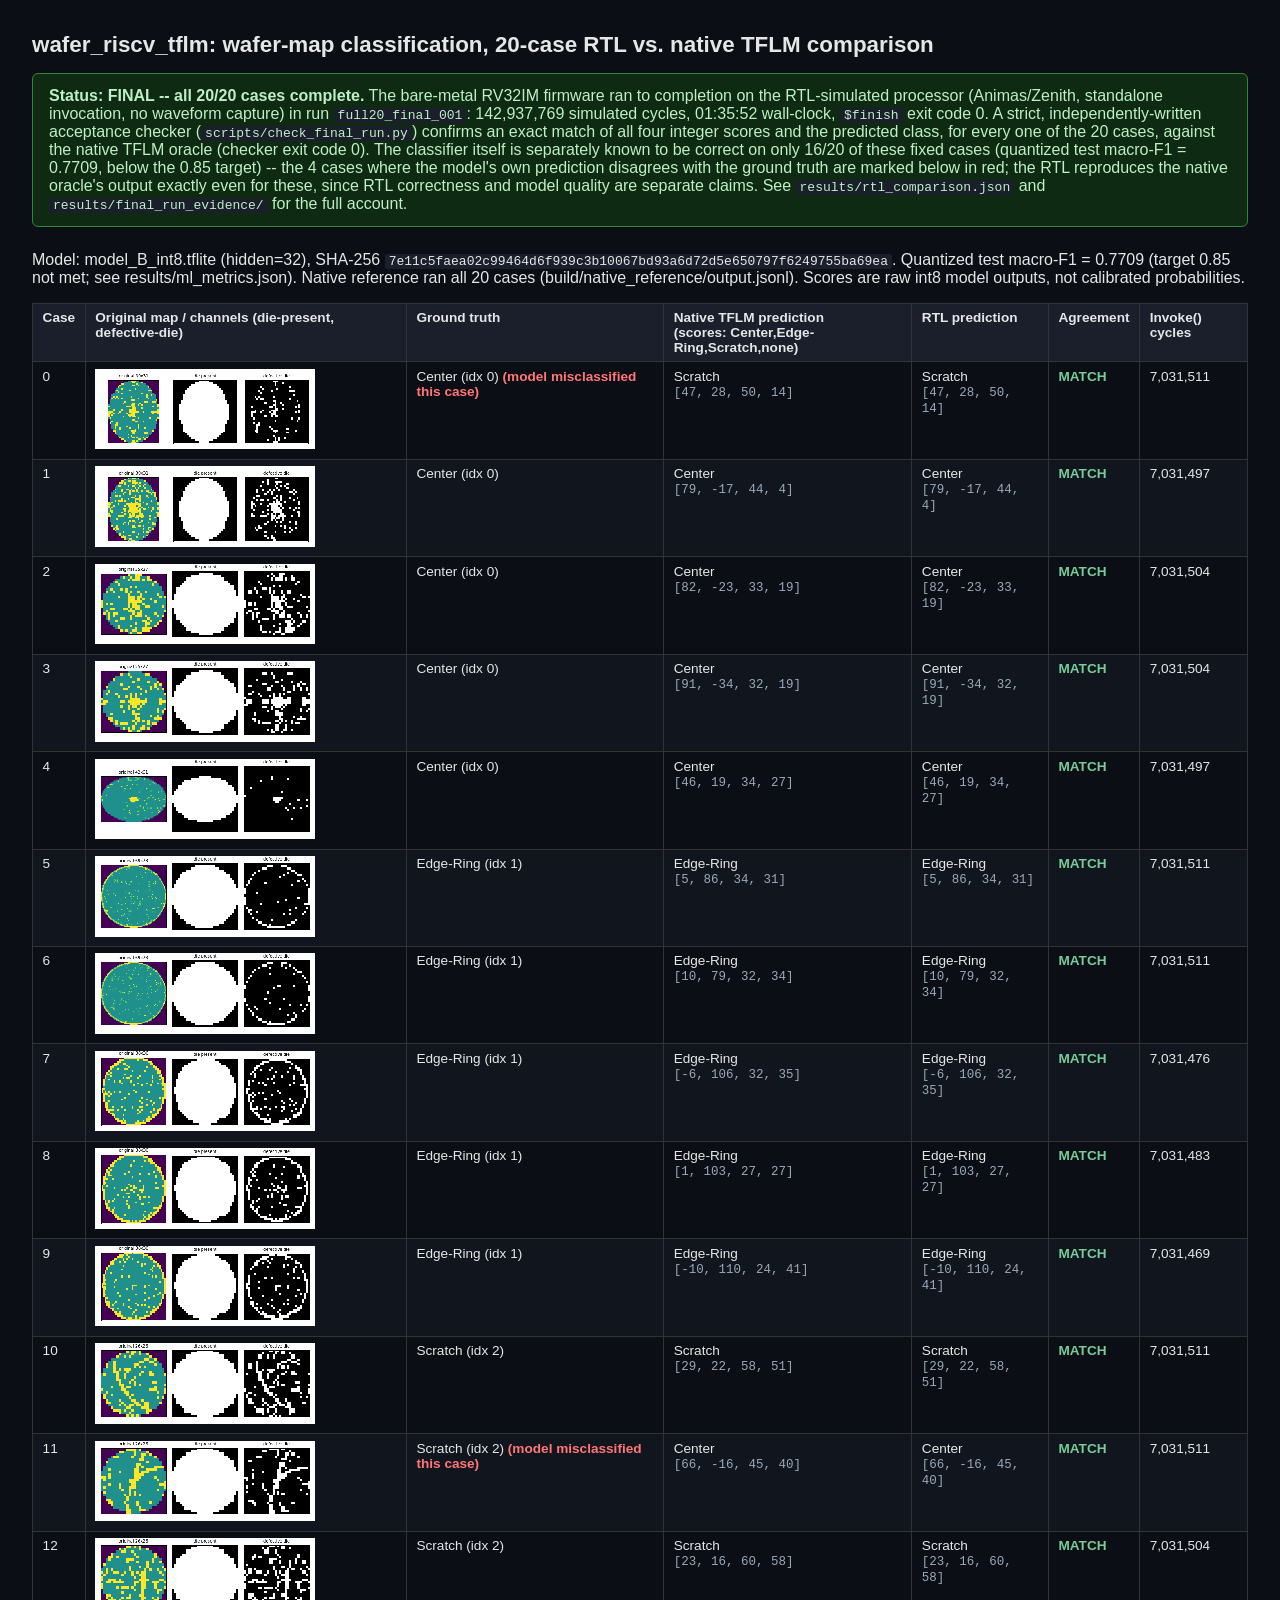
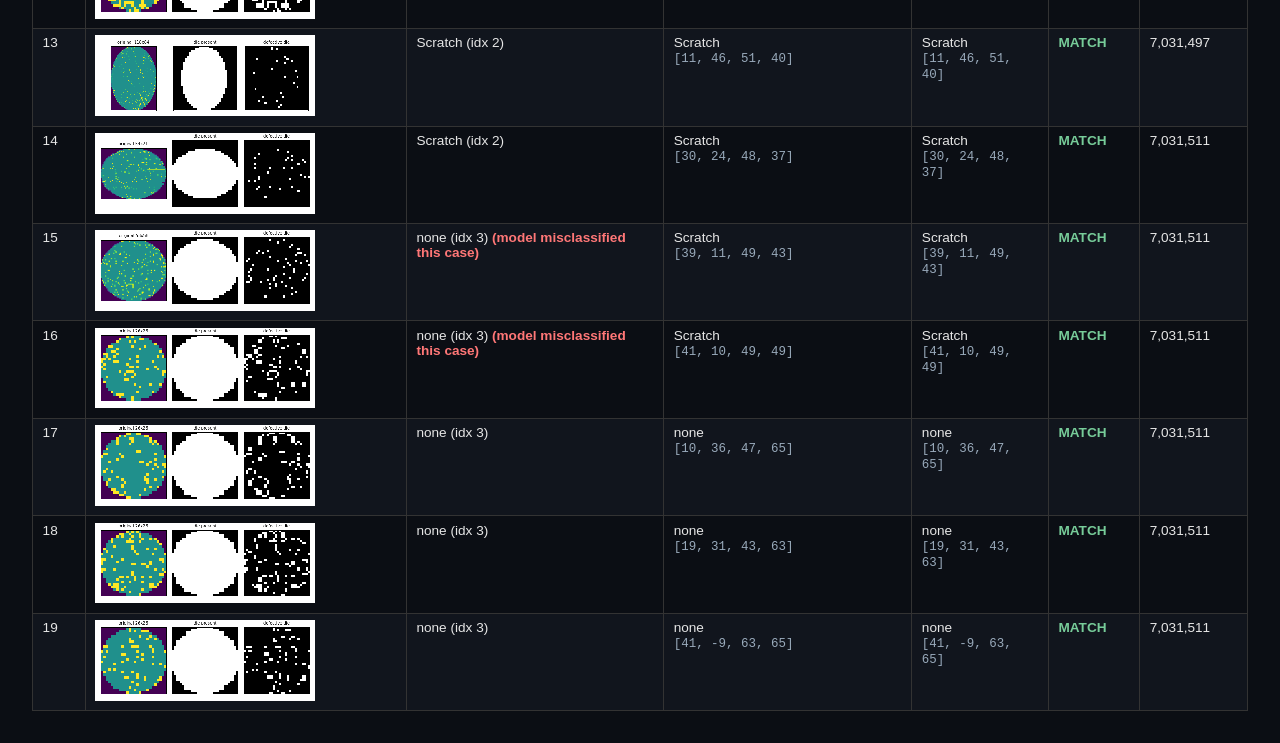
<file: results/demo.html>
<!doctype html>
<html lang="en">
<head>
<meta charset="utf-8">
<title>wafer_riscv_tflm -- 20-case RTL vs. native TFLM demonstration</title>
<style>
  body { font-family: -apple-system, Segoe UI, Arial, sans-serif; margin: 2rem; background:#0b0e14; color:#e6e6e6; }
  h1 { font-size: 1.4rem; }
  .banner { background:#3a2a0a; border:1px solid #a86a00; color:#ffd27a; padding:0.8rem 1rem; border-radius:6px; margin-bottom:1.5rem; }
  table { border-collapse: collapse; width: 100%; font-size: 0.85rem; }
  th, td { border: 1px solid #333; padding: 0.4rem 0.6rem; text-align: left; vertical-align: top; }
  th { background: #1a1f2b; position: sticky; top: 0; }
  tr:nth-child(even) { background: #11151d; }
  img { width: 220px; image-rendering: pixelated; }
  .scores { color: #9ab; font-family: monospace; font-size: 0.78rem; }
  .incomplete { color: #d98; font-style: italic; }
  .match { color: #7c9; font-weight: 600; }
  .gt-wrong { color: #f77; font-weight: 600; }
  .summary { margin-bottom: 1rem; }
  code { background:#1a1f2b; padding:0 4px; border-radius:3px; }
</style>
</head>
<body>
<h1>wafer_riscv_tflm: wafer-map classification, 20-case RTL vs. native TFLM comparison</h1>

<div class="banner" style="background:#0f2a12; border-color:#2a8a3a; color:#bdf0c4;">
  <strong>Status: FINAL -- all 20/20 cases complete.</strong>
  The bare-metal RV32IM firmware ran to completion on the RTL-simulated processor
  (Animas/Zenith, standalone invocation, no waveform capture) in run
  <code>full20_final_001</code>: 142,937,769 simulated cycles, 01:35:52 wall-clock,
  <code>$finish</code> exit code 0. A strict, independently-written acceptance
  checker (<code>scripts/check_final_run.py</code>) confirms an exact match of all
  four integer scores and the predicted class, for every one of the 20 cases,
  against the native TFLM oracle (checker exit code 0). The classifier itself is
  separately known to be correct on only 16/20 of these fixed cases (quantized
  test macro-F1 = 0.7709, below the 0.85 target) -- the 4 cases where the model's
  own prediction disagrees with the ground truth are marked below in red; the RTL
  reproduces the native oracle's output exactly even for these, since RTL
  correctness and model quality are separate claims. See
  <code>results/rtl_comparison.json</code> and
  <code>results/final_run_evidence/</code> for the full account.
</div>

<div class="summary">
  Model: model_B_int8.tflite (hidden=32), SHA-256
  <code>7e11c5faea02c99464d6f939c3b10067bd93a6d72d5e650797f6249755ba69ea</code>.
  Quantized test macro-F1 = 0.7709 (target 0.85 not met; see results/ml_metrics.json).
  Native reference ran all 20 cases (build/native_reference/output.jsonl).
  Scores are raw int8 model outputs, not calibrated probabilities.
</div>

<table>
<thead>
<tr><th>Case</th><th>Original map / channels (die-present, defective-die)</th>
<th>Ground truth</th><th>Native TFLM prediction<br>(scores: Center,Edge-Ring,Scratch,none)</th>
<th>RTL prediction</th><th>Agreement</th><th>Invoke() cycles</th></tr>
</thead>
<tbody>

    <tr>
      <td>0</td>
      <td><img src="[data-uri]" alt="case 0"></td>
      <td>Center (idx 0) <span class="gt-wrong">(model misclassified this case)</span></td>
      <td>Scratch<br><span class="scores">[47, 28, 50, 14]</span></td>
      <td>Scratch<br><span class="scores">[47, 28, 50, 14]</span></td>
      <td class="match">MATCH</td>
      <td>7,031,511</td>
    </tr>
    <tr>
      <td>1</td>
      <td><img src="[data-uri]" alt="case 1"></td>
      <td>Center (idx 0)</td>
      <td>Center<br><span class="scores">[79, -17, 44, 4]</span></td>
      <td>Center<br><span class="scores">[79, -17, 44, 4]</span></td>
      <td class="match">MATCH</td>
      <td>7,031,497</td>
    </tr>
    <tr>
      <td>2</td>
      <td><img src="[data-uri]" alt="case 2"></td>
      <td>Center (idx 0)</td>
      <td>Center<br><span class="scores">[82, -23, 33, 19]</span></td>
      <td>Center<br><span class="scores">[82, -23, 33, 19]</span></td>
      <td class="match">MATCH</td>
      <td>7,031,504</td>
    </tr>
    <tr>
      <td>3</td>
      <td><img src="[data-uri]" alt="case 3"></td>
      <td>Center (idx 0)</td>
      <td>Center<br><span class="scores">[91, -34, 32, 19]</span></td>
      <td>Center<br><span class="scores">[91, -34, 32, 19]</span></td>
      <td class="match">MATCH</td>
      <td>7,031,504</td>
    </tr>
    <tr>
      <td>4</td>
      <td><img src="[data-uri]" alt="case 4"></td>
      <td>Center (idx 0)</td>
      <td>Center<br><span class="scores">[46, 19, 34, 27]</span></td>
      <td>Center<br><span class="scores">[46, 19, 34, 27]</span></td>
      <td class="match">MATCH</td>
      <td>7,031,497</td>
    </tr>
    <tr>
      <td>5</td>
      <td><img src="[data-uri]" alt="case 5"></td>
      <td>Edge-Ring (idx 1)</td>
      <td>Edge-Ring<br><span class="scores">[5, 86, 34, 31]</span></td>
      <td>Edge-Ring<br><span class="scores">[5, 86, 34, 31]</span></td>
      <td class="match">MATCH</td>
      <td>7,031,511</td>
    </tr>
    <tr>
      <td>6</td>
      <td><img src="[data-uri]" alt="case 6"></td>
      <td>Edge-Ring (idx 1)</td>
      <td>Edge-Ring<br><span class="scores">[10, 79, 32, 34]</span></td>
      <td>Edge-Ring<br><span class="scores">[10, 79, 32, 34]</span></td>
      <td class="match">MATCH</td>
      <td>7,031,511</td>
    </tr>
    <tr>
      <td>7</td>
      <td><img src="[data-uri]" alt="case 7"></td>
      <td>Edge-Ring (idx 1)</td>
      <td>Edge-Ring<br><span class="scores">[-6, 106, 32, 35]</span></td>
      <td>Edge-Ring<br><span class="scores">[-6, 106, 32, 35]</span></td>
      <td class="match">MATCH</td>
      <td>7,031,476</td>
    </tr>
    <tr>
      <td>8</td>
      <td><img src="[data-uri]" alt="case 8"></td>
      <td>Edge-Ring (idx 1)</td>
      <td>Edge-Ring<br><span class="scores">[1, 103, 27, 27]</span></td>
      <td>Edge-Ring<br><span class="scores">[1, 103, 27, 27]</span></td>
      <td class="match">MATCH</td>
      <td>7,031,483</td>
    </tr>
    <tr>
      <td>9</td>
      <td><img src="[data-uri]" alt="case 9"></td>
      <td>Edge-Ring (idx 1)</td>
      <td>Edge-Ring<br><span class="scores">[-10, 110, 24, 41]</span></td>
      <td>Edge-Ring<br><span class="scores">[-10, 110, 24, 41]</span></td>
      <td class="match">MATCH</td>
      <td>7,031,469</td>
    </tr>
    <tr>
      <td>10</td>
      <td><img src="[data-uri]" alt="case 10"></td>
      <td>Scratch (idx 2)</td>
      <td>Scratch<br><span class="scores">[29, 22, 58, 51]</span></td>
      <td>Scratch<br><span class="scores">[29, 22, 58, 51]</span></td>
      <td class="match">MATCH</td>
      <td>7,031,511</td>
    </tr>
    <tr>
      <td>11</td>
      <td><img src="[data-uri]" alt="case 11"></td>
      <td>Scratch (idx 2) <span class="gt-wrong">(model misclassified this case)</span></td>
      <td>Center<br><span class="scores">[66, -16, 45, 40]</span></td>
      <td>Center<br><span class="scores">[66, -16, 45, 40]</span></td>
      <td class="match">MATCH</td>
      <td>7,031,511</td>
    </tr>
    <tr>
      <td>12</td>
      <td><img src="[data-uri]" alt="case 12"></td>
      <td>Scratch (idx 2)</td>
      <td>Scratch<br><span class="scores">[23, 16, 60, 58]</span></td>
      <td>Scratch<br><span class="scores">[23, 16, 60, 58]</span></td>
      <td class="match">MATCH</td>
      <td>7,031,504</td>
    </tr>
    <tr>
      <td>13</td>
      <td><img src="[data-uri]" alt="case 13"></td>
      <td>Scratch (idx 2)</td>
      <td>Scratch<br><span class="scores">[11, 46, 51, 40]</span></td>
      <td>Scratch<br><span class="scores">[11, 46, 51, 40]</span></td>
      <td class="match">MATCH</td>
      <td>7,031,497</td>
    </tr>
    <tr>
      <td>14</td>
      <td><img src="[data-uri]" alt="case 14"></td>
      <td>Scratch (idx 2)</td>
      <td>Scratch<br><span class="scores">[30, 24, 48, 37]</span></td>
      <td>Scratch<br><span class="scores">[30, 24, 48, 37]</span></td>
      <td class="match">MATCH</td>
      <td>7,031,511</td>
    </tr>
    <tr>
      <td>15</td>
      <td><img src="[data-uri]" alt="case 15"></td>
      <td>none (idx 3) <span class="gt-wrong">(model misclassified this case)</span></td>
      <td>Scratch<br><span class="scores">[39, 11, 49, 43]</span></td>
      <td>Scratch<br><span class="scores">[39, 11, 49, 43]</span></td>
      <td class="match">MATCH</td>
      <td>7,031,511</td>
    </tr>
    <tr>
      <td>16</td>
      <td><img src="[data-uri]" alt="case 16"></td>
      <td>none (idx 3) <span class="gt-wrong">(model misclassified this case)</span></td>
      <td>Scratch<br><span class="scores">[41, 10, 49, 49]</span></td>
      <td>Scratch<br><span class="scores">[41, 10, 49, 49]</span></td>
      <td class="match">MATCH</td>
      <td>7,031,511</td>
    </tr>
    <tr>
      <td>17</td>
      <td><img src="[data-uri]" alt="case 17"></td>
      <td>none (idx 3)</td>
      <td>none<br><span class="scores">[10, 36, 47, 65]</span></td>
      <td>none<br><span class="scores">[10, 36, 47, 65]</span></td>
      <td class="match">MATCH</td>
      <td>7,031,511</td>
    </tr>
    <tr>
      <td>18</td>
      <td><img src="[data-uri]" alt="case 18"></td>
      <td>none (idx 3)</td>
      <td>none<br><span class="scores">[19, 31, 43, 63]</span></td>
      <td>none<br><span class="scores">[19, 31, 43, 63]</span></td>
      <td class="match">MATCH</td>
      <td>7,031,511</td>
    </tr>
    <tr>
      <td>19</td>
      <td><img src="[data-uri]" alt="case 19"></td>
      <td>none (idx 3)</td>
      <td>none<br><span class="scores">[41, -9, 63, 65]</span></td>
      <td>none<br><span class="scores">[41, -9, 63, 65]</span></td>
      <td class="match">MATCH</td>
      <td>7,031,511</td>
    </tr>
</tbody>
</table>

</body>
</html>
</file>
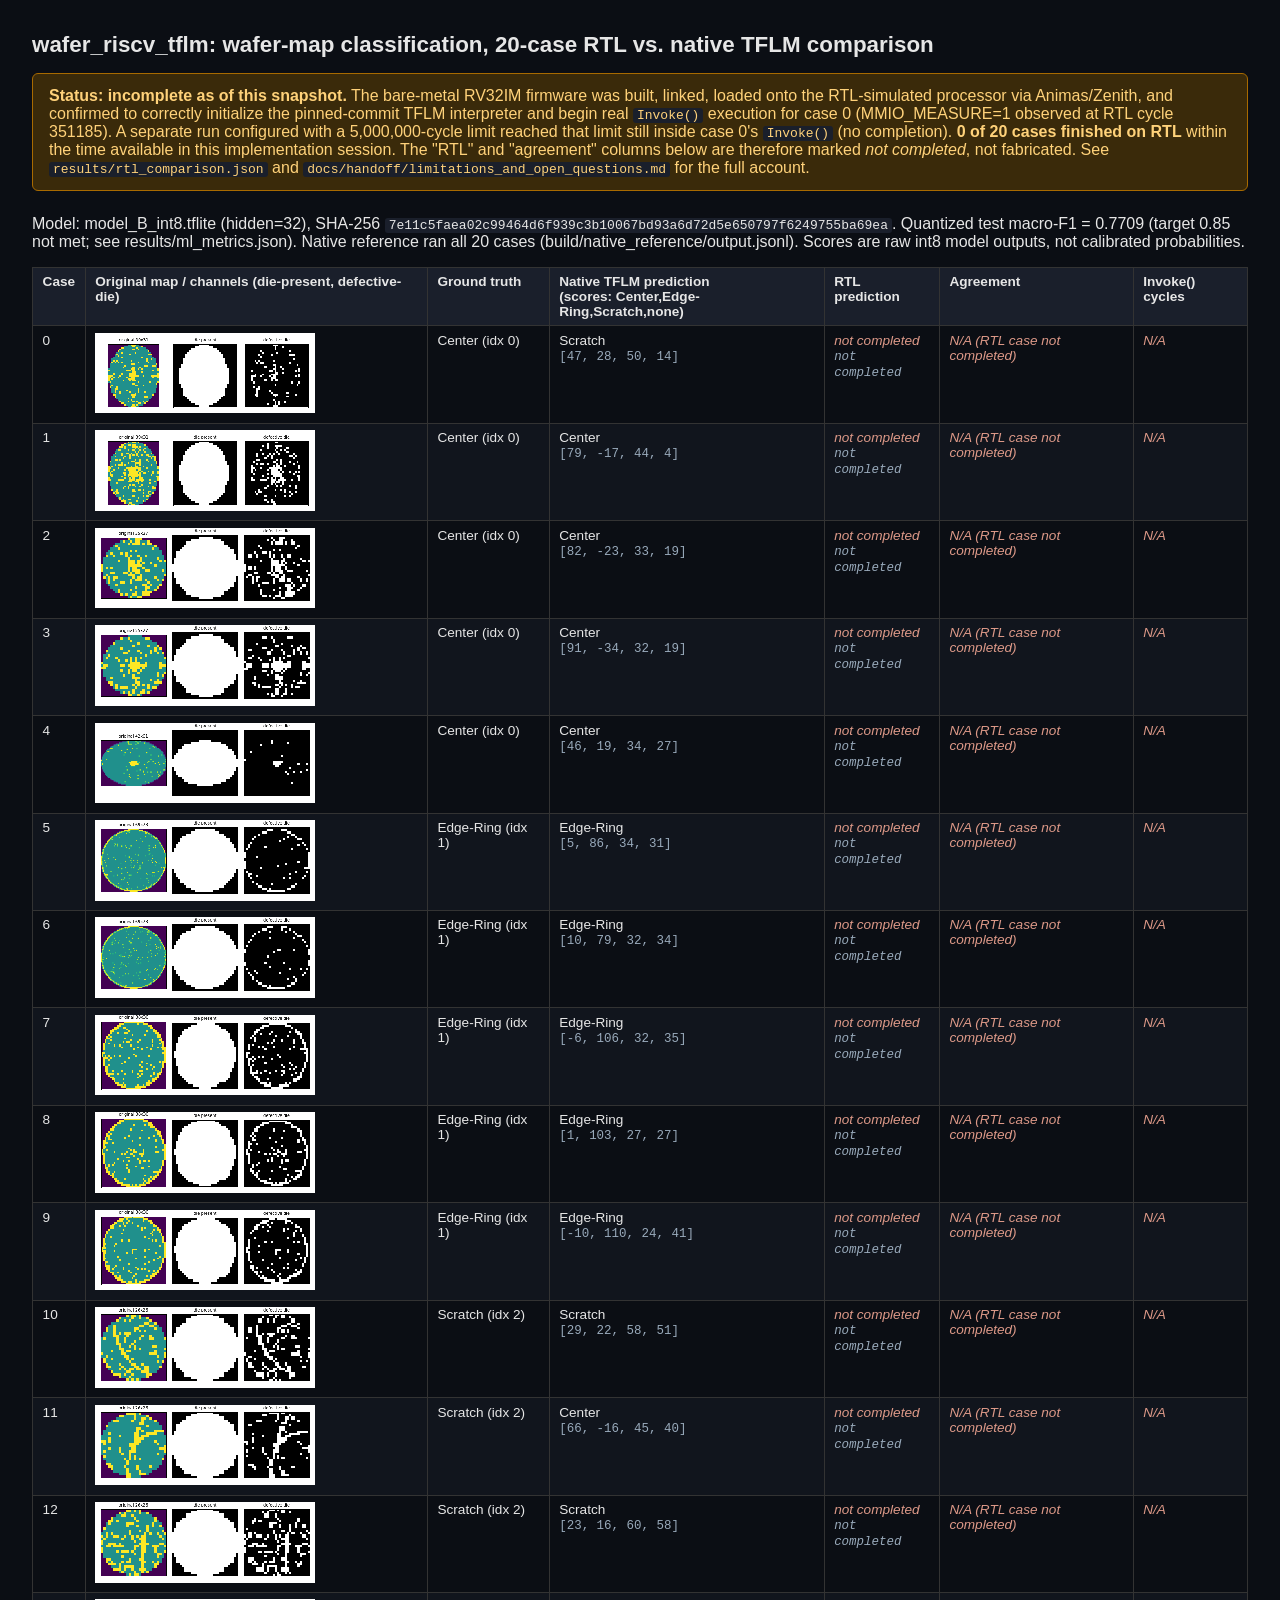
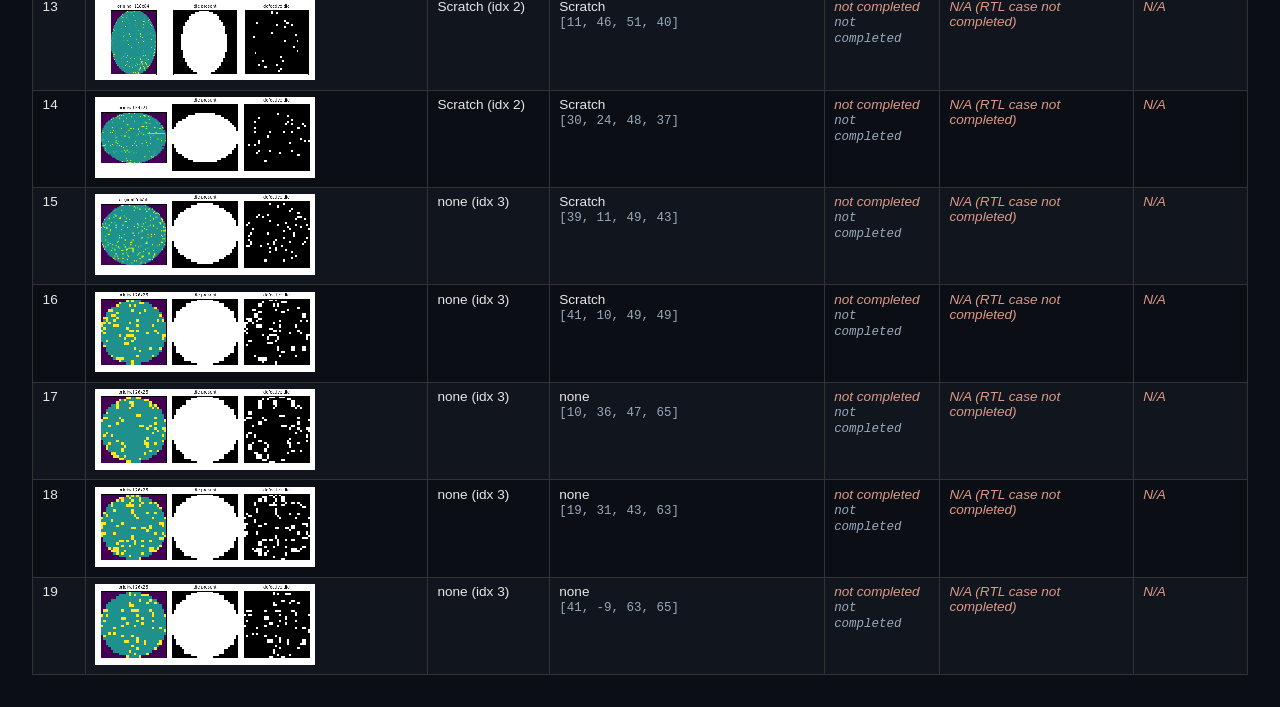
<file: docs/baseline_snapshots/20261107T235657Z_pre_continuation/results/demo.html>
<!doctype html>
<html lang="en">
<head>
<meta charset="utf-8">
<title>wafer_riscv_tflm -- 20-case RTL vs. native TFLM demonstration</title>
<style>
  body { font-family: -apple-system, Segoe UI, Arial, sans-serif; margin: 2rem; background:#0b0e14; color:#e6e6e6; }
  h1 { font-size: 1.4rem; }
  .banner { background:#3a2a0a; border:1px solid #a86a00; color:#ffd27a; padding:0.8rem 1rem; border-radius:6px; margin-bottom:1.5rem; }
  table { border-collapse: collapse; width: 100%; font-size: 0.85rem; }
  th, td { border: 1px solid #333; padding: 0.4rem 0.6rem; text-align: left; vertical-align: top; }
  th { background: #1a1f2b; position: sticky; top: 0; }
  tr:nth-child(even) { background: #11151d; }
  img { width: 220px; image-rendering: pixelated; }
  .scores { color: #9ab; font-family: monospace; font-size: 0.78rem; }
  .incomplete { color: #d98; font-style: italic; }
  .summary { margin-bottom: 1rem; }
  code { background:#1a1f2b; padding:0 4px; border-radius:3px; }
</style>
</head>
<body>
<h1>wafer_riscv_tflm: wafer-map classification, 20-case RTL vs. native TFLM comparison</h1>

<div class="banner">
  <strong>Status: incomplete as of this snapshot.</strong>
  The bare-metal RV32IM firmware was built, linked, loaded onto the RTL-simulated
  processor via Animas/Zenith, and confirmed to correctly initialize the pinned-commit
  TFLM interpreter and begin real <code>Invoke()</code> execution for case 0
  (MMIO_MEASURE=1 observed at RTL cycle 351185). A separate run configured with a
  5,000,000-cycle limit reached that limit still inside case 0's <code>Invoke()</code>
  (no completion). <strong>0 of 20 cases finished on RTL</strong> within the time
  available in this implementation session. The "RTL" and "agreement" columns below
  are therefore marked <em>not completed</em>, not fabricated. See
  <code>results/rtl_comparison.json</code> and
  <code>docs/handoff/limitations_and_open_questions.md</code> for the full account.
</div>

<div class="summary">
  Model: model_B_int8.tflite (hidden=32), SHA-256
  <code>7e11c5faea02c99464d6f939c3b10067bd93a6d72d5e650797f6249755ba69ea</code>.
  Quantized test macro-F1 = 0.7709 (target 0.85 not met; see results/ml_metrics.json).
  Native reference ran all 20 cases (build/native_reference/output.jsonl).
  Scores are raw int8 model outputs, not calibrated probabilities.
</div>

<table>
<thead>
<tr><th>Case</th><th>Original map / channels (die-present, defective-die)</th>
<th>Ground truth</th><th>Native TFLM prediction<br>(scores: Center,Edge-Ring,Scratch,none)</th>
<th>RTL prediction</th><th>Agreement</th><th>Invoke() cycles</th></tr>
</thead>
<tbody>

    <tr>
      <td>0</td>
      <td><img src="[data-uri]" alt="case 0"></td>
      <td>Center (idx 0)</td>
      <td>Scratch<br><span class="scores">[47, 28, 50, 14]</span></td>
      <td class="incomplete">not completed<br><span class="scores">not completed</span></td>
      <td class="incomplete">N/A (RTL case not completed)</td>
      <td class="incomplete">N/A</td>
    </tr>
    <tr>
      <td>1</td>
      <td><img src="[data-uri]" alt="case 1"></td>
      <td>Center (idx 0)</td>
      <td>Center<br><span class="scores">[79, -17, 44, 4]</span></td>
      <td class="incomplete">not completed<br><span class="scores">not completed</span></td>
      <td class="incomplete">N/A (RTL case not completed)</td>
      <td class="incomplete">N/A</td>
    </tr>
    <tr>
      <td>2</td>
      <td><img src="[data-uri]" alt="case 2"></td>
      <td>Center (idx 0)</td>
      <td>Center<br><span class="scores">[82, -23, 33, 19]</span></td>
      <td class="incomplete">not completed<br><span class="scores">not completed</span></td>
      <td class="incomplete">N/A (RTL case not completed)</td>
      <td class="incomplete">N/A</td>
    </tr>
    <tr>
      <td>3</td>
      <td><img src="[data-uri]" alt="case 3"></td>
      <td>Center (idx 0)</td>
      <td>Center<br><span class="scores">[91, -34, 32, 19]</span></td>
      <td class="incomplete">not completed<br><span class="scores">not completed</span></td>
      <td class="incomplete">N/A (RTL case not completed)</td>
      <td class="incomplete">N/A</td>
    </tr>
    <tr>
      <td>4</td>
      <td><img src="[data-uri]" alt="case 4"></td>
      <td>Center (idx 0)</td>
      <td>Center<br><span class="scores">[46, 19, 34, 27]</span></td>
      <td class="incomplete">not completed<br><span class="scores">not completed</span></td>
      <td class="incomplete">N/A (RTL case not completed)</td>
      <td class="incomplete">N/A</td>
    </tr>
    <tr>
      <td>5</td>
      <td><img src="[data-uri]" alt="case 5"></td>
      <td>Edge-Ring (idx 1)</td>
      <td>Edge-Ring<br><span class="scores">[5, 86, 34, 31]</span></td>
      <td class="incomplete">not completed<br><span class="scores">not completed</span></td>
      <td class="incomplete">N/A (RTL case not completed)</td>
      <td class="incomplete">N/A</td>
    </tr>
    <tr>
      <td>6</td>
      <td><img src="[data-uri]" alt="case 6"></td>
      <td>Edge-Ring (idx 1)</td>
      <td>Edge-Ring<br><span class="scores">[10, 79, 32, 34]</span></td>
      <td class="incomplete">not completed<br><span class="scores">not completed</span></td>
      <td class="incomplete">N/A (RTL case not completed)</td>
      <td class="incomplete">N/A</td>
    </tr>
    <tr>
      <td>7</td>
      <td><img src="[data-uri]" alt="case 7"></td>
      <td>Edge-Ring (idx 1)</td>
      <td>Edge-Ring<br><span class="scores">[-6, 106, 32, 35]</span></td>
      <td class="incomplete">not completed<br><span class="scores">not completed</span></td>
      <td class="incomplete">N/A (RTL case not completed)</td>
      <td class="incomplete">N/A</td>
    </tr>
    <tr>
      <td>8</td>
      <td><img src="[data-uri]" alt="case 8"></td>
      <td>Edge-Ring (idx 1)</td>
      <td>Edge-Ring<br><span class="scores">[1, 103, 27, 27]</span></td>
      <td class="incomplete">not completed<br><span class="scores">not completed</span></td>
      <td class="incomplete">N/A (RTL case not completed)</td>
      <td class="incomplete">N/A</td>
    </tr>
    <tr>
      <td>9</td>
      <td><img src="[data-uri]" alt="case 9"></td>
      <td>Edge-Ring (idx 1)</td>
      <td>Edge-Ring<br><span class="scores">[-10, 110, 24, 41]</span></td>
      <td class="incomplete">not completed<br><span class="scores">not completed</span></td>
      <td class="incomplete">N/A (RTL case not completed)</td>
      <td class="incomplete">N/A</td>
    </tr>
    <tr>
      <td>10</td>
      <td><img src="[data-uri]" alt="case 10"></td>
      <td>Scratch (idx 2)</td>
      <td>Scratch<br><span class="scores">[29, 22, 58, 51]</span></td>
      <td class="incomplete">not completed<br><span class="scores">not completed</span></td>
      <td class="incomplete">N/A (RTL case not completed)</td>
      <td class="incomplete">N/A</td>
    </tr>
    <tr>
      <td>11</td>
      <td><img src="[data-uri]" alt="case 11"></td>
      <td>Scratch (idx 2)</td>
      <td>Center<br><span class="scores">[66, -16, 45, 40]</span></td>
      <td class="incomplete">not completed<br><span class="scores">not completed</span></td>
      <td class="incomplete">N/A (RTL case not completed)</td>
      <td class="incomplete">N/A</td>
    </tr>
    <tr>
      <td>12</td>
      <td><img src="[data-uri]" alt="case 12"></td>
      <td>Scratch (idx 2)</td>
      <td>Scratch<br><span class="scores">[23, 16, 60, 58]</span></td>
      <td class="incomplete">not completed<br><span class="scores">not completed</span></td>
      <td class="incomplete">N/A (RTL case not completed)</td>
      <td class="incomplete">N/A</td>
    </tr>
    <tr>
      <td>13</td>
      <td><img src="[data-uri]" alt="case 13"></td>
      <td>Scratch (idx 2)</td>
      <td>Scratch<br><span class="scores">[11, 46, 51, 40]</span></td>
      <td class="incomplete">not completed<br><span class="scores">not completed</span></td>
      <td class="incomplete">N/A (RTL case not completed)</td>
      <td class="incomplete">N/A</td>
    </tr>
    <tr>
      <td>14</td>
      <td><img src="[data-uri]" alt="case 14"></td>
      <td>Scratch (idx 2)</td>
      <td>Scratch<br><span class="scores">[30, 24, 48, 37]</span></td>
      <td class="incomplete">not completed<br><span class="scores">not completed</span></td>
      <td class="incomplete">N/A (RTL case not completed)</td>
      <td class="incomplete">N/A</td>
    </tr>
    <tr>
      <td>15</td>
      <td><img src="[data-uri]" alt="case 15"></td>
      <td>none (idx 3)</td>
      <td>Scratch<br><span class="scores">[39, 11, 49, 43]</span></td>
      <td class="incomplete">not completed<br><span class="scores">not completed</span></td>
      <td class="incomplete">N/A (RTL case not completed)</td>
      <td class="incomplete">N/A</td>
    </tr>
    <tr>
      <td>16</td>
      <td><img src="[data-uri]" alt="case 16"></td>
      <td>none (idx 3)</td>
      <td>Scratch<br><span class="scores">[41, 10, 49, 49]</span></td>
      <td class="incomplete">not completed<br><span class="scores">not completed</span></td>
      <td class="incomplete">N/A (RTL case not completed)</td>
      <td class="incomplete">N/A</td>
    </tr>
    <tr>
      <td>17</td>
      <td><img src="[data-uri]" alt="case 17"></td>
      <td>none (idx 3)</td>
      <td>none<br><span class="scores">[10, 36, 47, 65]</span></td>
      <td class="incomplete">not completed<br><span class="scores">not completed</span></td>
      <td class="incomplete">N/A (RTL case not completed)</td>
      <td class="incomplete">N/A</td>
    </tr>
    <tr>
      <td>18</td>
      <td><img src="[data-uri]" alt="case 18"></td>
      <td>none (idx 3)</td>
      <td>none<br><span class="scores">[19, 31, 43, 63]</span></td>
      <td class="incomplete">not completed<br><span class="scores">not completed</span></td>
      <td class="incomplete">N/A (RTL case not completed)</td>
      <td class="incomplete">N/A</td>
    </tr>
    <tr>
      <td>19</td>
      <td><img src="[data-uri]" alt="case 19"></td>
      <td>none (idx 3)</td>
      <td>none<br><span class="scores">[41, -9, 63, 65]</span></td>
      <td class="incomplete">not completed<br><span class="scores">not completed</span></td>
      <td class="incomplete">N/A (RTL case not completed)</td>
      <td class="incomplete">N/A</td>
    </tr>
</tbody>
</table>

</body>
</html>
</file>
